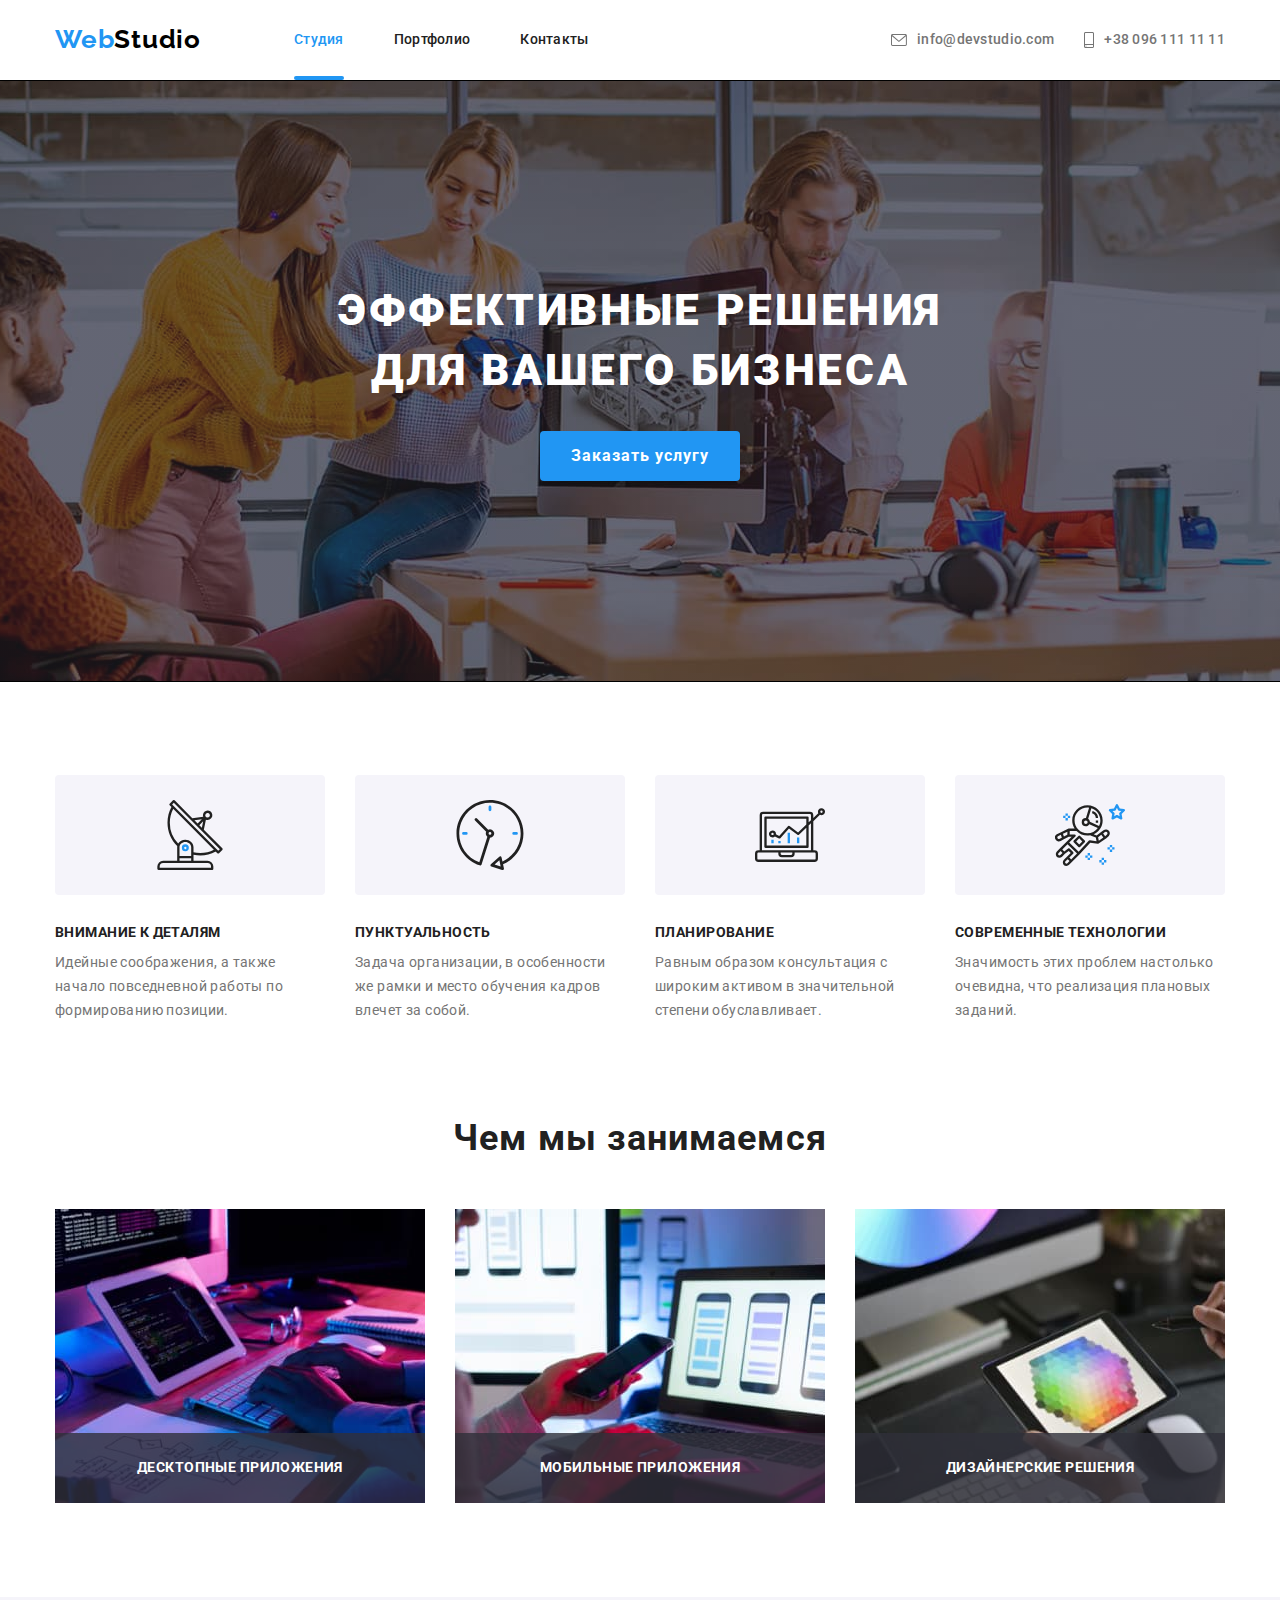
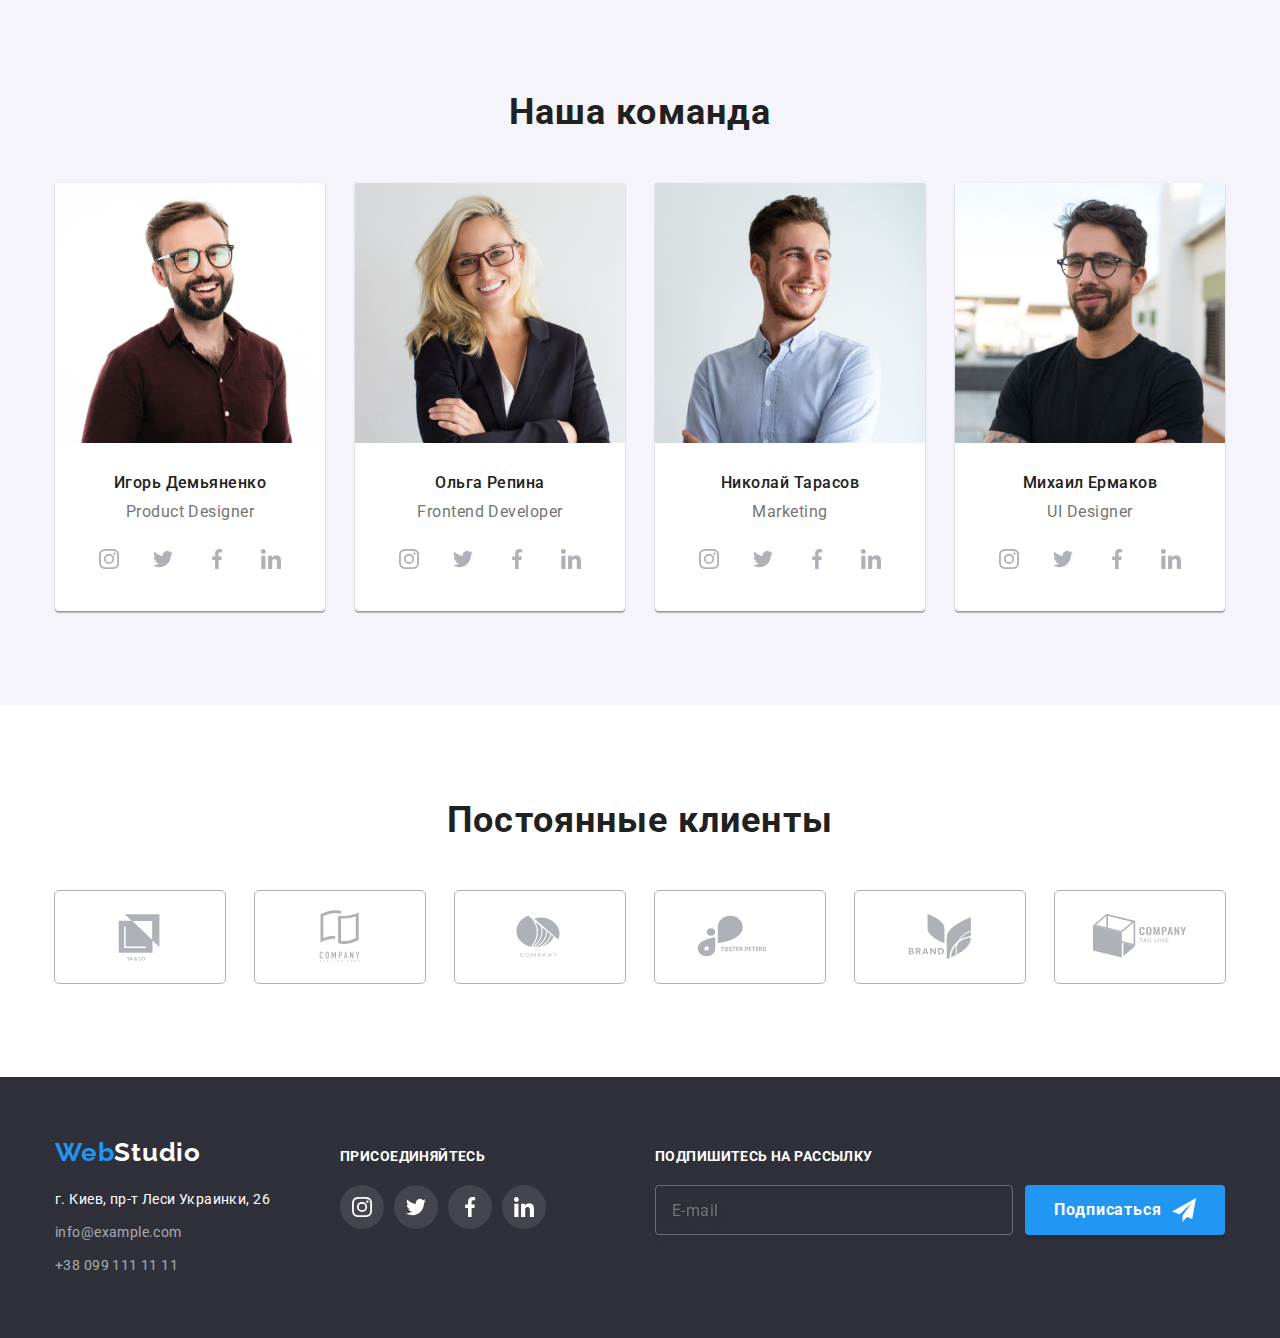
<file: index.html>
<!DOCTYPE html>
<html lang="en">

<head>
    <meta charset="UTF-8">
    <meta http-equiv="X-UA-Compatible" content="IE=edge">
    <meta name="viewport" content="width=device-width, initial-scale=1.0">
    <link rel="preconnect" href="https://fonts.googleapis.com">
    <link rel="preconnect" href="https://fonts.gstatic.com" crossorigin>
    <link href="https://fonts.googleapis.com/css2?family=Oleo+Script&family=Raleway:wght@700&family=Roboto:wght@400;500;700;900&display=swap" rel="stylesheet">
    <title>Document</title>
    <link rel="stylesheet" href="https://cdnjs.cloudflare.com/ajax/libs/modern-normalize/1.1.0/modern-normalize.min.css" />
    <link rel="stylesheet" href="./css/main.min.css"/>
</head>

<body>
    <!--Шапка сайта-->
    <header class="header">
        <div class="container top">
            <a href="" class="logo link">
                Web<span class="logo__black">Studio</span>
            </a>
            <nav>                
                <ul class="nav">
                    <li class="nav__item"><a href="./index.html" class="nav__link link current">Студия</a></li>
                    <li class="nav__item"><a href="./portfolio.html" class="nav__link link">Портфолио</a></li>
                    <li class="nav__item"><a href="" class="nav__link link">Контакты</a></li>
                </ul>
            
            </nav>
            <ul class="contacts">
                <li class="contacts__item"><a href="mailto:info@devstudio.com" class="contacts__link link">
                    <svg class="envelope icon" width="16" height="12"><use href="./images/icons.svg#envelope"></use>
                    </svg> info@devstudio.com</a></li>
                <li class="contacts__item"><a href="tel:+380961111111" class="contacts__link link">
                    <svg class="tel icon" width="10" height="16"><use href="./images/icons.svg#smartphone"></use>
                    </svg> +38 096 111 11 11</a></li>
            </ul>
            <button type="button" class="menu-open-btn" >
                <svg width="40" height="40" class="menu-open-btn__icon">
                    <use href="./images/icons.svg#menu"></use>
                </svg>
            </button>            
        </div>
        <div class="menu is-hidden">
            <div class="container">
                <button type="button" class="menu-close-btn">
                    <svg width="40" height="40">
                        <use href="./images/icons.svg#close"></use>
                    </svg>
                </button>
                <nav>
                    <ul class="menu-nav">
                        <li class="menu-nav__item"><a href="./index.html" class="menu-nav__link link current">Студия</a></li>
                        <li class="menu-nav__item"><a href="./portfolio.html" class="menu-nav__link link">Портфолио</a></li>
                        <li class="menu-nav__item"><a href="" class="menu-nav__link link">Контакты</a></li>
                    </ul>        
                </nav>
                <ul class="menu-contacts">
                    <li class="menu-contacts__item"><a href="tel:+380961111111" class="menu-tel__link link">+38 096 111 11 11</a>
                    <li class="menu-contacts__item"><a href="mailto:info@devstudio.com" class="menu-mail__link link">info@devstudio.com</a></li>                    
                </ul>
                <ul class="menu-social">
                    <li class="menu-social__item"><a href="" class="menu-social__link">Instagram</a></li>
                    <li class="menu-social__item"><a href="" class="menu-social__link">Twitter</a></li>
                    <li class="menu-social__item"><a href="" class="menu-social__link">Facebook</a></li>
                    <li class="menu-social__item"><a href="" class="menu-social__link">LinkedIn</a></li>
                </ul>
            </div>        
        </div>
    </header>
    <main>
        <!-- Герой-->
        <section class="hero">
            <div class="hero__container">
                <h1 lang="ru" class="hero__title">Эффективные решения для вашего бизнеса</h1>
                <button type="button" lang="ru" class="hero__btn btn" data-modal-open>Заказать услугу</button>
            </div>            
        </section>

        <!--Особенности-->

        <section class="about"> 
            <div class="container">
                <ul class="peculiarities">
                    <li class="peculiarities__item">
                        <div class="peculiarities__icon">
                            <svg width="70" height="70">
                                <use href="./images/icons.svg#antenna"></use>
                            </svg>
                        </div>
                        <h3 class="peculiarities__title">Внимание к деталям</h3>
                        <p class="peculiarities__text">Идейные соображения, а также начало повседневной работы по формированию
                            позиции.</p>
                    </li>
                    <li class="peculiarities__item">
                        <div class="peculiarities__icon">
                            <svg width="70" height="70">
                                <use href="./images/icons.svg#clock"></use>
                            </svg>
                        </div>
                        <h3 class="peculiarities__title">Пунктуальность</h3>
                        <p class="peculiarities__text">Задача организации, в особенности же рамки и место обучения кадров влечет за
                            собой.</p>
                    </li>
                    <li class="peculiarities__item">
                        <div class="peculiarities__icon">
                            <svg width="70" height="70">
                                <use href="./images/icons.svg#diagram"></use>
                            </svg>
                        </div>
                        <h3 class="peculiarities__title">Планирование</h3>
                        <p class="peculiarities__text">Равным образом консультация с широким активом в значительной степени
                            обуславливает.</p>
                    </li>
                    <li class="peculiarities__item">
                        <div class="peculiarities__icon">
                            <svg width="70" height="70">
                                <use href="./images/icons.svg#astronaut"></use>
                            </svg>
                        </div>
                        <h3 class="peculiarities__title">Современные технологии</h3>
                        <p class="peculiarities__text">Значимость этих проблем настолько очевидна, что реализация плановых заданий.
                        </p>
                    </li>
                </ul>
            </div>            
        </section>

        <!--Занятия-->
        <section class="pictures">
            <div class="container">
                <h2 class="pictures__title">Чем мы занимаемся</h2>
                <ul class="pictures__list">
                    <li class="img">
                        <img srcset="./images/img1.jpg 1x, 
                        ./images/img1-2x.jpg 2x" 
                        src="images/img1.jpg" alt="монитор клавиатура" width="370">
                        <div class="pictures__box">
                            <p class="pictures__caption">Десктопные приложения</p>
                        </div>
                    </li>
                    <li class="img">
                        <img srcset="./images/img2.jpg 1x, 
                        ./images/img2-2x.jpg 2x" 
                        src="images/img2.jpg" alt="экран телефон" width="370">
                        <div class="pictures__box">
                            <p class="pictures__caption">Мобильные приложения</p>
                        </div>
                    </li>
                    <li class="img">
                        <img srcset="./images/img3.jpg 1x, 
                        ./images/img3-2x.jpg 2x" 
                        src="images/img3.jpg" alt="планшет диаграмма цветов" width="370">
                        <div class="pictures__box">
                            <p class="pictures__caption">Дизайнерские решения</p>
                        </div>
                    </li>
                </ul>
            </div>            
        </section> 

        <!--Команда-->

        <section class="team">
            <div class="container">
                <h2 class="team__title">Наша команда</h2>
                <ul class="team__list">
                    <li class="card"> 
                        <picture>
                            <source srcset="./images/team/photo1.jpg 1x, 
                            ./images/team/photo1-2x.jpg 2x"
                            media="(min-width: 1200px)"
                            />

                            <source srcset="./images/team/photo1-tab.jpg 1x,
                            ./images/team/photo1-tab2x.jpg 2x" 
                            media="(min-width: 768px)"
                            />

                            <source srcset="./images/team/photo1-mob.jpg 1x,
                            ./images/team/photo1-mob2x.jpg 2x" 
                            media="(min-width: 320px)"
                            />

                            <img src="images/team/photo1.jpg" alt="фото1" width="450">
                        </picture>                       
                        
                        <div class="card__box">
                            <h3 lang="ru" class="card__name">Игорь Демьяненко</h3>
                            <p lang="en" class="card__text">Product Designer</p>
                            <ul class="social list">
                                <li class="social__item">
                                    <a href="https://www.instagram.com" target="_blank" rel="noopener noreferrer" class="social__link">
                                        <svg width="20" height="20" class="social__icon">
                                            <use href="./images/icons.svg#instagram"></use>
                                        </svg>
                                    </a>
                                </li>
                                <li class="social__item">
                                    <a href="https://twitter.com" target="_blank" rel="noopener noreferrer" class="social__link">
                                        <svg width="20" height="20" class="social__icon">
                                            <use href="./images/icons.svg#twitter"></use>
                                        </svg>
                                    </a>
                                </li>
                                <li class="social__item">
                                    <a href="https://facebook.com" target="_blank" rel="noopener noreferrer" class="social__link">
                                        <svg width="20" height="20" class="social__icon">
                                            <use href="./images/icons.svg#facebook"></use>
                                        </svg>
                                    </a>
                                </li>
                                <li class="social__item">
                                    <a href="https://www.linkedin.com" target="_blank" rel="noopener noreferrer" class="social__link">
                                        <svg width="20" height="20" class="social__icon">
                                            <use href="./images/icons.svg#linkedin"></use>
                                        </svg>
                                    </a>
                                </li>
                            </ul>
                        </div>                                                
                    </li>
                    <li class="card">
                        <picture>
                            <source srcset="./images/team/photo2.jpg 1x,
                            ./images/team/photo2-2x.jpg 2x" 
                            media="(min-width: 1200px)">
                        
                            <source srcset="./images/team/photo2-tab.jpg 1x,
                            ./images/team/photo2-tab2x.jpg 2x" 
                            media="(min-width: 768px)">
                        
                            <source srcset="./images/team/photo2-mob.jpg 1x,
                            ./images/team/photo2-mob2x.jpg 2x" 
                            media="(min-width: 320px)">

                            <img src="images/team/photo2.jpg" alt="фото2" width="450">
                        </picture>
                        
                        <div class="card__box shadow">
                            <h3 lang="ru" class="card__name">Ольга Репина</h3>
                            <p lang="en" class="card__text">Frontend Developer</p>
                            <ul class="social list">
                                <li class="social__item">
                                    <a href="https://www.instagram.com" target="_blank" rel="noopener noreferrer" class="social__link">
                                        <svg width="20" height="20" class="social__icon">
                                            <use href="./images/icons.svg#instagram"></use>
                                        </svg>
                                    </a>
                                </li>
                                <li class="social__item">
                                    <a href="https://twitter.com" target="_blank" rel="noopener noreferrer" class="social__link">
                                        <svg width="20" height="20" class="social__icon">
                                            <use href="./images/icons.svg#twitter"></use>
                                        </svg>
                                    </a>
                                </li>
                                <li class="social__item">
                                    <a href="https://facebook.com" target="_blank" rel="noopener noreferrer" class="social__link">
                                        <svg width="20" height="20" class="social__icon">
                                            <use href="./images/icons.svg#facebook"></use>
                                        </svg>
                                    </a>
                                </li>
                                <li class="social__item">
                                    <a href="https://www.linkedin.com" target="_blank" rel="noopener noreferrer" class="social__link">
                                        <svg width="20" height="20" class="social__icon">
                                            <use href="./images/icons.svg#linkedin"></use>
                                        </svg>
                                    </a>
                                </li>
                            </ul>
                        </div>                        
                    </li>
                    <li class="card">
                        <picture>
                            <source srcset="./images/team/photo3.jpg 1x,
                            ./images/team/photo3-2x.jpg 2x" 
                            media="(min-width: 1200px)">
                        
                            <source srcset="./images/team/photo3-tab.jpg 1x,
                            ./images/team/photo3-tab2x.jpg 2x" 
                            media="(min-width: 768px)">
                        
                            <source srcset="./images/team/photo3-mob.jpg 1x,
                            ./images/team/photo3-mob2x.jpg 2x" 
                            media="(min-width: 320px)">
                            <img src="images/team/photo3.jpg" alt="фото3" width="450">
                        </picture>
                        
                        <div class="card__box">
                            <h3 lang="ru" class="card__name">Николай Тарасов</h3>
                            <p lang="en" class="card__text">Marketing</p>
                            <ul class="social list">
                                <li class="social__item">
                                    <a href="https://www.instagram.com" target="_blank" rel="noopener noreferrer" class="social__link">
                                        <svg width="20" height="20" class="social__icon">
                                            <use href="./images/icons.svg#instagram"></use>
                                        </svg>
                                    </a>
                                </li>
                                <li class="social__item">
                                    <a href="https://twitter.com" target="_blank" rel="noopener noreferrer" class="social__link">
                                        <svg width="20" height="20" class="social__icon">
                                            <use href="./images/icons.svg#twitter"></use>
                                        </svg>
                                    </a>
                                </li>
                                <li class="social__item">
                                    <a href="https://facebook.com" target="_blank" rel="noopener noreferrer" class="social__link">
                                        <svg width="20" height="20" class="social__icon">
                                            <use href="./images/icons.svg#facebook"></use>
                                        </svg>
                                    </a>
                                </li>
                                <li class="social__item">
                                    <a href="https://www.linkedin.com" target="_blank" rel="noopener noreferrer" class="social__link">
                                        <svg width="20" height="20" class="social__icon">
                                            <use href="./images/icons.svg#linkedin"></use>
                                        </svg>
                                    </a>
                                </li>
                            </ul>
                        </div>                        
                    </li>
                    <li class="card">
                        <picture>
                            <source srcset="./images/team/photo4.jpg 1x,
                            ./images/team/photo4-2x.jpg 2x" 
                            media="(min-width: 1200px)">
                        
                            <source srcset="./images/team/photo4-tab.jpg 1x,
                            ./images/team/photo4-tab2x.jpg 2x" 
                            media="(min-width: 768px)">
                        
                            <source srcset="./images/team/photo4-mob.jpg 1x,
                            ./images/team/photo4-mob2x.jpg 2x" 
                            media="(min-width: 320px)">
                            <img src="images/team/photo4.jpg" alt="фото4" width="450">
                        </picture>
                        
                        <div class="card__box">
                            <h3 lang="ru" class="card__name">Михаил Ермаков</h3>
                            <p lang="en" class="card__text">UI Designer</p>
                            <ul class="social list">
                                <li class="social__item">
                                    <a href="https://www.instagram.com" target="_blank" rel="noopener noreferrer" class="social__link">
                                        <svg width="20" height="20" class="social__icon">
                                            <use href="./images/icons.svg#instagram"></use>
                                        </svg>
                                    </a>
                                </li>
                                <li class="social__item">
                                    <a href="https://twitter.com" target="_blank" rel="noopener noreferrer" class="social__link">
                                        <svg width="20" height="20" class="social__icon">
                                            <use href="./images/icons.svg#twitter"></use>
                                        </svg>
                                    </a>
                                </li>
                                <li class="social__item">
                                    <a href="https://facebook.com" target="_blank" rel="noopener noreferrer" class="social__link">
                                        <svg width="20" height="20" class="social__icon">
                                            <use href="./images/icons.svg#facebook"></use>
                                        </svg>
                                    </a>
                                </li>
                                <li class="social__item">
                                    <a href="https://www.linkedin.com" target="_blank" rel="noopener noreferrer" class="social__link">
                                        <svg width="20" height="20" class="social__icon">
                                            <use href="./images/icons.svg#linkedin"></use>
                                        </svg>
                                    </a>
                                </li>
                            </ul>
                        </div>                        
                    </li>
                </ul>
            </div>            
        </section>
        <section class="clients">
            <div class="container client">
                <h2 class="client__title">Постоянные клиенты</h2>
                <ul class="client__list">
                    <li class="client__item">
                        <a href="" class="client__link">
                            <svg width="106" height="60" class="client__icon">
                                <use href="./images/icons.svg#company-1"></use>
                            </svg>
                        </a>
                    </li>
                    <li class="client__item">
                        <a href="" class="client__link">
                            <svg width="106" height="60" class="client__icon">
                                <use href="./images/icons.svg#company-2"></use>
                            </svg>
                        </a>
                    </li>
                    <li class="client__item">
                        <a href="" class="client__link">
                            <svg width="106" height="60" class="client__icon">
                                <use href="./images/icons.svg#company-3"></use>
                            </svg>
                        </a>
                    </li>
                    <li class="client__item">
                        <a href="" class="client__link">
                            <svg width="106" height="60" class="client__icon">
                                <use href="./images/icons.svg#company-4"></use>
                            </svg>
                        </a>
                    </li>
                    <li class="client__item">
                        <a href="" class="client__link">
                            <svg width="106" height="60" class="client__icon">
                                <use href="./images/icons.svg#company-5"></use>
                            </svg>
                        </a>
                    </li>
                    <li class="client__item">
                        <a href="" class="client__link">
                            <svg width="106" height="60" class="client__icon">
                                <use href="./images/icons.svg#company-6"></use>
                            </svg>
                        </a>
                    </li>
                </ul>
            </div>
        </section> 
    </main>
    <!--Футер-->
    <footer class="footer">
        <div class="footer__container container">
            <div class="footer__wrap">
                <div class="footer__box">
                    <a href="" class="logo link">
                        Web<span class="logo-white">Studio</span>
                    </a>
                    <address class="address">
                        <ul class="address__list">
                            <li class="address__item"><span>г. Киев, пр-т Леси Украинки, 26</span>
                            </li>
                            <li class="address__item"><a href="mailto:info@example.com" class="address__link link">info@example.com</a>
                            </li>
                            <li class="address__item"><a href="tel:+380991111111" class="address__link link">+38 099 111 11 11</a>
                            </li>
                        </ul>
                    </address>
                </div>
                <div class="footer__social">
                    <h3 class="social__title">присоединяйтесь</h3>
                    <ul class="social list">
                        <li class="social__item">
                            <a href="https://www.instagram.com" target="_blank" rel="noopener noreferrer" class="social__link">
                                <svg width="20" height="20" class="social__icon">
                                    <use href="./images/icons.svg#instagram"></use>
                                </svg>
                            </a>
                        </li>
                        <li class="social__item">
                            <a href="https://twitter.com" target="_blank" rel="noopener noreferrer" class="social__link">
                                <svg width="20" height="20" class="social__icon">
                                    <use href="./images/icons.svg#twitter"></use>
                                </svg>
                            </a>
                        </li>
                        <li class="social__item">
                            <a href="https://facebook.com" target="_blank" rel="noopener noreferrer" class="social__link">
                                <svg width="20" height="20" class="social__icon">
                                    <use href="./images/icons.svg#facebook"></use>
                                </svg>
                            </a>
                        </li>
                        <li class="social__item">
                            <a href="https://www.linkedin.com" target="_blank" rel="noopener noreferrer" class="social__link">
                                <svg width="20" height="20" class="social__icon">
                                    <use href="./images/icons.svg#linkedin"></use>
                                </svg>
                            </a>
                        </li>
                    </ul>
                </div>
            </div>
            
            <div class="subscribe">
                <h3 class="subscribe__title">Подпишитесь на рассылку</h3>
                <form name="subscribe" class="subscribe__form">
                    <label class="subscribe__label">
                        <input type="email" name="mail" id="mail" placeholder="E-mail" class="subscribe__input">
                    </label>
                    <button type="submit" class="subscribe__button btn">Подписаться
                        <svg width="24px" height="24px" class="subscribe__icon">
                            <use href="./images/icons.svg#send"></use>
                        </svg>
                    </button>
                </form>
            </div>
        </div>
    </footer>
    <!--Модальное окно--> 
    <div class="backdrop is-hidden" data-modal>
        <div class="modal">
            <button type="button" class="btn-closed" data-modal-close>
                <svg width="18" height="18">
                    <use href="./images/icons.svg#close"></use>
                </svg>
            </button>
            <form class="form">
                <h2 class="form-title">Оставьте свои данные, мы вам перезвоним</h2>
                <label class="form-label">
                    <span class="form-text">Имя</span>                    
                    <svg width="18" height="18px" class="form-icon">
                        <use href="./images/icons.svg#person-black"></use>
                    </svg>
                    <input type="text" name="name" class="form-input">
                </label>
                <label class="form-label">
                    <span class="form-text">Телефон</span>                    
                    <svg width="18" height="18px" class="form-icon">
                        <use href="./images/icons.svg#phone-black"></use>
                    </svg>
                    <input type="tel" name="tel" class="form-input">
                </label>
                <label class="form-label">
                    <span class="form-text">Почта</span>                    
                    <svg width="18" height="18px" class="form-icon">
                        <use href="./images/icons.svg#email-black"></use>
                    </svg>
                    <input type="email" name="mail" class="form-input">
                </label>
                <label class="form-label">
                    <span class="form-text">Комментарий</span>
                    <textarea name="comment" rows="5" placeholder="Введите текст" class="form-comment"></textarea>
                </label>
                <label class="consent-label">
                    <input type="checkbox" class="check-input" />
                    <span class="check-box"></span>                    
                    Соглашаюсь с рассылкой и принимаю&nbsp;
                    <a class="consent-link" href="">Условия договора</a>
                </label>
                <button type="submit" class="form-button btn">Отправить</button>
            </form>
        </div>
    </div>
    <script src="./js/modal.js"></script>
    <script src="./js/menu.js"></script>
</body>

</html>
</file>
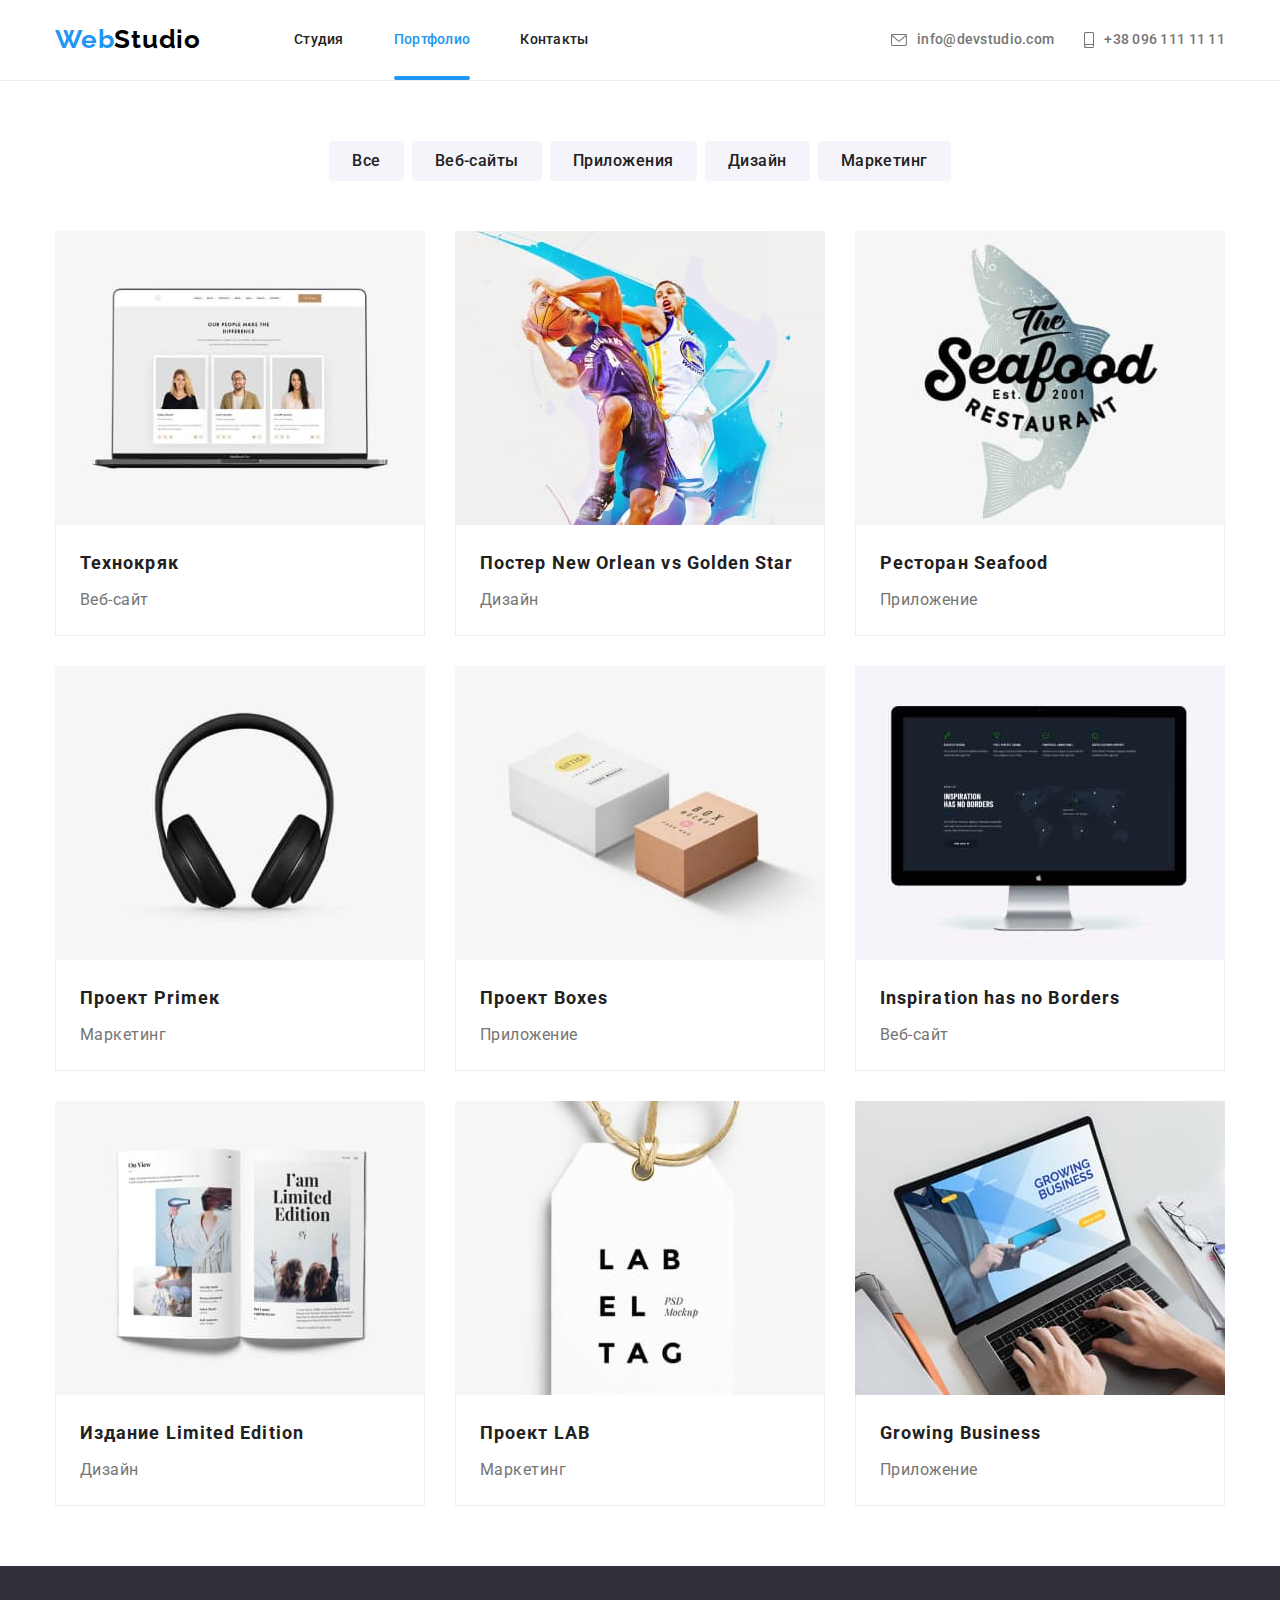
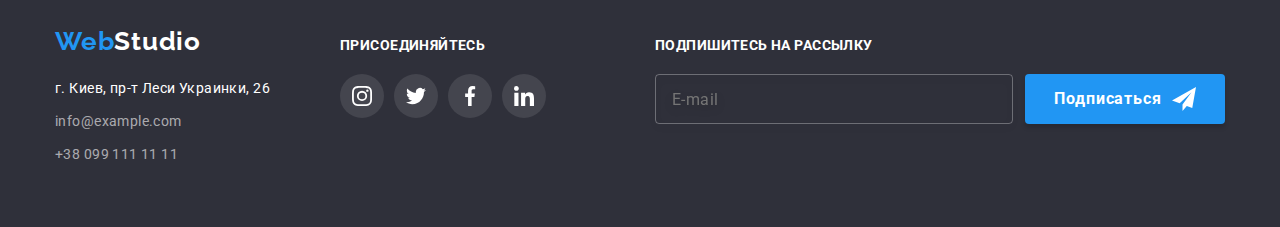
<file: portfolio.html>
<!DOCTYPE html>
<html lang="en">

<head>
    <meta charset="UTF-8">
    <meta http-equiv="X-UA-Compatible" content="IE=edge">
    <meta name="viewport" content="width=device-width, initial-scale=1.0">
    <link rel="preconnect" href="https://fonts.googleapis.com">
    <link rel="preconnect" href="https://fonts.gstatic.com" crossorigin>
    <link href="https://fonts.googleapis.com/css2?family=Oleo+Script&family=Raleway:wght@700&family=Roboto:wght@400;500;700;900&display=swap"
        rel="stylesheet">
    <title>Document</title>
    <link rel="stylesheet" href="https://cdnjs.cloudflare.com/ajax/libs/modern-normalize/1.1.0/modern-normalize.min.css" />
    <link rel="stylesheet" href="./css/main.min.css" />
</head>

<body>
    <!--Шапка сайта-->
    <header class="header">
        <div class="container top">
            <a href="" class="logo link">
                Web<span class="logo__black">Studio</span>
            </a>
            <nav>
                <ul class="nav">
                    <li class="nav__item"><a href="./index.html" class="nav__link link">Студия</a></li>
                    <li class="nav__item"><a href="./portfolio.html" class="nav__link link current">Портфолио</a></li>
                    <li class="nav__item"><a href="" class="nav__link link">Контакты</a></li>
                </ul>
    
            </nav>
            <ul class="contacts">
                <li class="contacts__item"><a href="mailto:info@devstudio.com" class="contacts__link link">
                        <svg class="envelope icon" width="16" height="12">
                            <use href="./images/icons.svg#envelope"></use>
                        </svg> info@devstudio.com</a></li>
                <li class="contacts__item"><a href="tel:+380961111111" class="contacts__link link">
                        <svg class="tel icon" width="10" height="16">
                            <use href="./images/icons.svg#smartphone"></use>
                        </svg> +38 096 111 11 11</a></li>
            </ul>
            <button type="button" class="menu-open-btn">
                <svg width="40" height="40" class="menu-open-btn__icon">
                    <use href="./images/icons.svg#menu"></use>
                </svg>
            </button>
        </div>
        <div class="menu is-hidden">
            <div class="container">
                <button type="button" class="menu-close-btn">
                    <svg width="40" height="40">
                        <use href="./images/icons.svg#close"></use>
                    </svg>
                </button>
                <nav>
                    <ul class="menu-nav">
                        <li class="menu-nav__item"><a href="./index.html" class="menu-nav__link link ">Студия</a></li>
                        <li class="menu-nav__item"><a href="./portfolio.html" class="menu-nav__link link current">Портфолио</a></li>
                        <li class="menu-nav__item"><a href="" class="menu-nav__link link">Контакты</a></li>
                    </ul>
                </nav>
                <ul class="menu-contacts">
                    <li class="menu-contacts__item"><a href="tel:+380961111111" class="menu-tel__link link">+38 096 111 11 11</a>
                    <li class="menu-contacts__item"><a href="mailto:info@devstudio.com" class="menu-mail__link link">info@devstudio.com</a></li>                    
                </ul>
                <ul class="menu-social">
                    <li class="menu-social__item"><a href="" class="menu-social__link">Instagram</a></li>
                    <li class="menu-social__item"><a href="" class="menu-social__link">Twitter</a></li>
                    <li class="menu-social__item"><a href="" class="menu-social__link">Facebook</a></li>
                    <li class="menu-social__item"><a href="" class="menu-social__link">LinkedIn</a></li>
                </ul>
            </div>
        </div>
    </header>
    <main>
        <section class="portfolio">
            <div class="container">
                <ul class="filters">
                    <li class="filters-item"><button type="button" lang="ru" class="filters-btn">Все</button></li>
                    <li class="filters-item"><button type="button" lang="ru" class="filters-btn">Веб-сайты</button></li>
                    <li class="filters-item"><button type="button" lang="ru" class="filters-btn">Приложения</button></li>
                    <li class="filters-item"><button type="button" lang="ru" class="filters-btn">Дизайн</button></li>
                    <li class="filters-item"><button type="button" lang="ru" class="filters-btn">Маркетинг</button></li>
                </ul>
                
                <ul class="projects">
                    <li class="projects-item">
                        <a href="" class="decoration link">
                            <div class="projects-thumb">
                                <picture>
                                    <source srcset="./images/project/project1.jpg 1x, 
                                    ./images/project/project1-2x.jpg 2x" 
                                    media="(min-width: 1200px)">

                                    <source srcset="./images/project/project1-tab.jpg 1x, 
                                    ./images/project/project1-tab2x.jpg 2x" media="(min-width: 768px)">
                                                                    
                                    <source srcset="./images/project/project1-mob.jpg 1x, 
                                    ./images/project/project1-mob2x.jpg 2x" 
                                    media="(min-width: 320px)">
                                    <img src="images/project/project1.jpg" alt="фото3" width="370">
                                </picture>
                                <div class="overlay">
                                    <p class="pre-text">
                                        Ресурс предлагает комплексные предложения с разным уровнем функционала и
                                        сервисов.
                                        Все это позволит посетителю
                                        получить
                                        исчерпывающие сведения о компании или частном лице.
                                    </p>
                                </div>
                            </div>                            
                            <div class="text">
                                <h3 class="projects-title">Технокряк</h3>
                                <p lang="ru" class="projects-text">Веб-сайт</p>
                            </div>
                        </a>                        
                    </li>
                    <li class="projects-item">
                        <a href="" class="decoration link">
                            <div class="projects-thumb">
                                <picture>
                                    <source srcset="./images/project/project2.jpg 1x, 
                                    ./images/project/project2-2x.jpg 2x" 
                                    media="(min-width: 1200px)">
                                                                
                                    <source srcset="./images/project/project2-tab.jpg 1x, 
                                    ./images/project/project2-tab2x.jpg 2x" 
                                    media="(min-width: 768px)">

                                    <source srcset="./images/project/project2-mob.jpg 1x, 
                                    ./images/project/project2-mob2x.jpg 2x" media="(min-width: 320px)">
                                    <img src="images/project/project2.jpg" alt="фото3" width="370">
                                </picture>
                                <div class="overlay">
                                    <p class="pre-text">
                                        Ресурс предлагает комплексные предложения с разным уровнем функционала и
                                        сервисов.
                                        Все это позволит посетителю
                                        получить
                                        исчерпывающие сведения о компании или частном лице.
                                    </p>
                                </div>
                            </div>
                            <div class="text">
                                <h3 class="projects-title">Постер New Orlean vs Golden Star</h3>
                                <p lang="ru" class="projects-text">Дизайн</p>
                            </div>
                        </a>                       
                    </li>
                    <li class="projects-item">
                        <a href="" class="decoration link">
                            <div class="projects-thumb">
                                <picture>
                                    <source srcset="./images/project/project3.jpg 1x, 
                                    ./images/project/project3-2x.jpg 2x" 
                                    media="(min-width: 1200px)">
                                
                                    <source srcset="./images/project/project3-tab.jpg 1x, 
                                    ./images/project/project3-tab2x.jpg 2x" 
                                    media="(min-width: 768px)">

                                    <source srcset="./images/project/project3-mob.jpg 1x, 
                                    ./images/project/project3-mob2x.jpg 2x" media="(min-width: 320px)">
                                    <img src="images/project/project3.jpg" alt="фото3" width="370">
                                </picture>
                                <div class="overlay">
                                    <p class="pre-text">
                                        Ресурс предлагает комплексные предложения с разным уровнем функционала и
                                        сервисов.
                                        Все это позволит посетителю
                                        получить
                                        исчерпывающие сведения о компании или частном лице.
                                    </p>
                                </div>
                            </div>
                            <div class="text">
                                <h3 class="projects-title">Ресторан Seafood</h3>
                                <p lang="ru" class="projects-text">Приложение</p>
                            </div>
                        </a>                        
                    </li>
                    <li class="projects-item">
                        <a href="" class="decoration link">
                            <div class="projects-thumb">
                                <picture>
                                    <source srcset="./images/project/project4.jpg 1x, 
                                    ./images/project/project4-2x.jpg 2x" 
                                    media="(min-width: 1200px)">
                                                                
                                    <source srcset="./images/project/project4-tab.jpg 1x, 
                                    ./images/project/project4-tab2x.jpg 2x" 
                                    media="(min-width: 768px)">

                                    <source srcset="./images/project/project4-mob.jpg 1x, 
                                    ./images/project/project4-mob2x.jpg 2x" media="(min-width: 320px)">
                                    <img src="images/project/project4.jpg" alt="фото3" width="370">
                                </picture>
                                <div class="overlay">
                                    <p class="pre-text">
                                        Ресурс предлагает комплексные предложения с разным уровнем функционала и
                                        сервисов.
                                        Все это позволит посетителю
                                        получить
                                        исчерпывающие сведения о компании или частном лице.
                                    </p>
                                </div>
                            </div>
                            <div class="text">
                                <h3 class="projects-title">Проект Primeк</h3>
                                <p lang="ru" class="projects-text">Маркетинг</p>
                            </div>
                        </a>                        
                    </li>
                    <li class="projects-item">
                        <a href="" class="decoration link">
                            <div class="projects-thumb">
                                <picture>
                                    <source srcset="./images/project/project5.jpg 1x, 
                                    ./images/project/project5-2x.jpg 2x" 
                                    media="(min-width: 1200px)">
                                                                
                                    <source srcset="./images/project/project5-tab.jpg 1x, 
                                    ./images/project/project5-tab2x.jpg 2x" 
                                    media="(min-width: 768px)">

                                    <source srcset="./images/project/project5-mob.jpg 1x, 
                                    ./images/project/project5-mob2x.jpg 2x" media="(min-width: 320px)">
                                    <img src="images/project/project5.jpg" alt="фото3" width="370">
                                </picture>
                                <div class="overlay">
                                    <p class="pre-text">
                                        Ресурс предлагает комплексные предложения с разным уровнем функционала и
                                        сервисов.
                                        Все это позволит посетителю
                                        получить
                                        исчерпывающие сведения о компании или частном лице.
                                    </p>
                                </div>
                            </div>
                            <div class="text">
                                <h3 class="projects-title">Проект Boxes</h3>
                                <p lang="ru" class="projects-text">Приложение</p>
                            </div>
                        </a>                        
                    </li>
                    <li class="projects-item">
                        <a href="" class="decoration link">
                            <div class="projects-thumb">
                                <picture>
                                    <source srcset="./images/project/project6.jpg 1x, 
                                    ./images/project/project6-2x.jpg 2x" 
                                    media="(min-width: 1200px)">
                                                                
                                    <source srcset="./images/project/project6-tab.jpg 1x, 
                                    ./images/project/project6-tab2x.jpg 2x" 
                                    media="(min-width: 768px)">

                                    <source srcset="./images/project/project6-mob.jpg 1x, 
                                    ./images/project/project6-mob2x.jpg 2x" media="(min-width: 320px)">
                                    <img src="images/project/project6.jpg" alt="фото3" width="370">
                                </picture>
                                <div class="overlay">
                                    <p class="pre-text">
                                        Ресурс предлагает комплексные предложения с разным уровнем функционала и
                                        сервисов.
                                        Все это позволит посетителю
                                        получить
                                        исчерпывающие сведения о компании или частном лице.
                                    </p>
                                </div>
                            </div>
                            <div class="text">
                                <h3 class="projects-title">Inspiration has no Borders</h3>
                                <p lang="ru" class="projects-text">Веб-сайт</p>
                            </div>
                        </a>                        
                    </li>
                    <li class="projects-item">
                        <a href="" class="decoration link">
                            <div class="projects-thumb">
                                <picture>
                                    <source srcset="./images/project/project7.jpg 1x, 
                                    ./images/project/project7-2x.jpg 2x" 
                                    media="(min-width: 1200px)">
                                                                
                                    <source srcset="./images/project/project7-tab.jpg 1x, 
                                    ./images/project/project7-tab2x.jpg 2x" 
                                    media="(min-width: 768px)">

                                    <source srcset="./images/project/project7-mob.jpg 1x, 
                                    ./images/project/project7-mob2x.jpg 2x" media="(min-width: 320px)">
                                    <img src="images/project/project7.jpg" alt="фото3" width="370">
                                </picture>
                                <div class="overlay">
                                    <p class="pre-text">
                                        Ресурс предлагает комплексные предложения с разным уровнем функционала и
                                        сервисов.
                                        Все это позволит посетителю
                                        получить
                                        исчерпывающие сведения о компании или частном лице.
                                    </p>
                                </div>
                            </div>
                            <div class="text">
                                <h3 class="projects-title">Издание Limited Edition</h3>
                                <p lang="ru" class="projects-text">Дизайн</p>
                            </div>
                        </a>                        
                    </li>
                    <li class="projects-item">
                        <a href="" class="decoration link">
                            <div class="projects-thumb">
                                <picture>
                                    <source srcset="./images/project/project8.jpg 1x, 
                                    ./images/project/project8-2x.jpg 2x" 
                                    media="(min-width: 1200px)">
                                                              
                                    <source srcset="./images/project/project8-tab.jpg 1x, 
                                    ./images/project/project8-tab2x.jpg 2x" 
                                    media="(min-width: 768px)">

                                    <source srcset="./images/project/project8-mob.jpg 1x, 
                                    ./images/project/project8-mob2x.jpg 2x" media="(min-width: 320px)">
                                    <img src="images/project/project8.jpg" alt="фото3" width="370">
                                </picture>
                                <div class="overlay">
                                    <p class="pre-text">
                                        Ресурс предлагает комплексные предложения с разным уровнем функционала и
                                        сервисов.
                                        Все это позволит посетителю
                                        получить
                                        исчерпывающие сведения о компании или частном лице.
                                    </p>
                                </div>
                            </div>
                            <div class="text">
                                <h3 class="projects-title">Проект LAB</h3>
                                <p lang="ru" class="projects-text">Маркетинг</p>
                            </div>
                        </a>                       
                    </li>
                    <li class="projects-item">
                        <a href="" class="decoration link">
                            <div class="projects-thumb">
                                <picture>
                                    <source srcset="./images/project/project9.jpg 1x, 
                                    ./images/project/project9-2x.jpg 2x" 
                                    media="(min-width: 1200px)">                                
                                
                                    <source srcset="./images/project/project9-tab.jpg 1x, 
                                    ./images/project/project9-tab2x.jpg 2x" 
                                    media="(min-width: 768px)">

                                    <source srcset="./images/project/project9-mob.jpg 1x, 
                                    ./images/project/project9-mob2x.jpg 2x" media="(min-width: 320px)">
                                    <img src="images/project/project9.jpg" alt="фото3" width="370">
                                </picture>
                                <div class="overlay">
                                    <p class="pre-text">
                                        Ресурс предлагает комплексные предложения с разным уровнем функционала и
                                        сервисов.
                                        Все это позволит посетителю
                                        получить
                                        исчерпывающие сведения о компании или частном лице.
                                    </p>
                                </div>
                            </div>
                            <div class="text">
                                <h3 class="projects-title">Growing Business</h3>
                                <p lang="ru" class="projects-text">Приложение</p>
                            </div>
                        </a>                        
                    </li>
                </ul>
            </div>
            
        </section>
       

    </main>
    <!--Футер-->
    <footer class="footer">
        <div class="footer__container container">
            <div class="footer__wrap">
                <div class="footer__box">
                    <a href="" class="logo link">
                        Web<span class="logo-white">Studio</span>
                    </a>
                    <address class="address">
                        <ul class="address__list">
                            <li class="address__item"><span>г. Киев, пр-т Леси Украинки, 26</span>
                            </li>
                            <li class="address__item"><a href="mailto:info@example.com"
                                    class="address__link link">info@example.com</a>
                            </li>
                            <li class="address__item"><a href="tel:+380991111111" class="address__link link">+38 099 111 11
                                    11</a>
                            </li>
                        </ul>
                    </address>
                </div>
                <div class="footer__social">
                    <h3 class="social__title">присоединяйтесь</h3>
                    <ul class="social list">
                        <li class="social__item">
                            <a href="https://www.instagram.com" target="_blank" rel="noopener noreferrer"
                                class="social__link">
                                <svg width="20" height="20" class="social__icon">
                                    <use href="./images/icons.svg#instagram"></use>
                                </svg>
                            </a>
                        </li>
                        <li class="social__item">
                            <a href="https://twitter.com" target="_blank" rel="noopener noreferrer" class="social__link">
                                <svg width="20" height="20" class="social__icon">
                                    <use href="./images/icons.svg#twitter"></use>
                                </svg>
                            </a>
                        </li>
                        <li class="social__item">
                            <a href="https://facebook.com" target="_blank" rel="noopener noreferrer" class="social__link">
                                <svg width="20" height="20" class="social__icon">
                                    <use href="./images/icons.svg#facebook"></use>
                                </svg>
                            </a>
                        </li>
                        <li class="social__item">
                            <a href="https://www.linkedin.com" target="_blank" rel="noopener noreferrer"
                                class="social__link">
                                <svg width="20" height="20" class="social__icon">
                                    <use href="./images/icons.svg#linkedin"></use>
                                </svg>
                            </a>
                        </li>
                    </ul>
                </div>
            </div>
    
            <div class="subscribe">
                <h3 class="subscribe__title">Подпишитесь на рассылку</h3>
                <form name="subscribe" class="subscribe__form">
                    <label class="subscribe__label">
                        <input type="email" name="mail" id="mail" placeholder="E-mail" class="subscribe__input">
                    </label>
                    <button type="submit" class="subscribe__button btn">Подписаться
                        <svg width="24px" height="24px" class="subscribe__icon">
                            <use href="./images/icons.svg#send"></use>
                        </svg>
                    </button>
                </form>
            </div>
        </div>
    </footer>
    <script src="./js/menu.js"></script>
</body>

</html>
</file>
<file: css/main.min.css>
p,h1,h2,h3{margin:0}ul{margin:0;padding-left:0}button{cursor:pointer}ul{list-style:none}.link{text-decoration:none}img{display:block;max-width:100%;height:auto;width:100%}:root{--header-color: #ffffff;--logo-color: #000000;--background-color: #E5E5E5;--second-background-color: #2F303A;--thirt-background-color: #F5F4FA;--text-color: #757575;--second-text-color: #212121;--main-font: "open sans", sans-serif;--accent-color: #2196F3;--icon-color: #afb1b8;--footer-text: rgba(255, 255, 255, 0.6);--transition-animation: 250ms cubic-bezier(0.4, 0, 0.2, 1);--button-hover-color: #188ce8}body{font-family:"Raleway",sans-serif;font-family:"Roboto",sans-serif}.visually-hidden{position:absolute;white-space:nowrap;width:1px;height:1px;overflow:hidden;border:0;padding:0;clip:rect(0 0 0 0);clip-path:inset(50%);margin:-1px}.container{width:100%;padding-left:15px;padding-right:15px;margin:0 auto}@media screen and (min-width: 480px){.container{max-width:480px}}@media screen and (min-width: 768px){.container{max-width:768px}}@media screen and (min-width: 1200px){.container{max-width:1200px}}.pictures__title,.team__title,.client__title{margin-bottom:30px;font-weight:700;line-height:1.18;font-size:28px;letter-spacing:.03em;color:var(--second-text-color);text-align:center}@media screen and (min-width: 1200px){.pictures__title,.team__title,.client__title{line-height:1.17;font-size:36px;margin-bottom:50px}}.btn{min-width:200px;height:50px;align-items:center;font-weight:700;font-size:16px;line-height:1.88;letter-spacing:.06em;text-align:center;background-color:var(--accent-color);color:var(--header-color);box-shadow:0px 4px 4px rgba(0,0,0,.15);border-radius:4px;border:none}.logo{font-weight:700;line-height:1.17;font-size:24px;letter-spacing:.03em;font-family:"Raleway";color:var(--accent-color)}.logo .logo__black{color:var(--logo-color)}.logo-white{color:var(--header-color)}@media screen and (min-width: 1200px){.logo{font-weight:700;line-height:1.19;font-size:26px;letter-spacing:.03em}}.header{border-bottom:1px solid #ececec}.menu-open-btn{margin-left:auto;border:none;background-color:rgba(0,0,0,0);transition:color var(--transition-animation)}.menu-open-btn:hover,.menu-open-btn :focus{color:var(--accent-color)}.menu-open-btn__icon{fill:currentColor}@media screen and (min-width: 768px){.menu-open-btn{display:none}}.top{display:flex;margin-top:0;align-items:center}.top .logo{display:block;padding-top:24px;padding-bottom:25px}.nav{display:none}@media screen and (min-width: 768px){.nav{display:flex;margin-left:88px}.nav .link.current{color:var(--accent-color);position:relative}.nav .link.current::after{content:"";position:absolute;left:0;bottom:0;display:block;width:100%;height:4px;background-color:var(--accent-color);border-radius:2px}}@media screen and (min-width: 1200px){.nav{margin-left:93px}}.nav__item+.nav__item{margin-left:50px}.nav__link{display:block;padding-top:32px;padding-bottom:32px;font-weight:500;line-height:1.14;font-size:14px;letter-spacing:.02em;color:var(--second-text-color);transition:color var(--transition-animation)}.nav__link:hover,.nav__link:focus{color:var(--accent-color)}.contacts{display:none;flex-direction:column-reverse;margin-left:auto}@media screen and (min-width: 768px){.contacts{display:block;flex-direction:column}}@media screen and (min-width: 1200px){.contacts{display:flex;flex-direction:row}}.contacts__item:not(:last-child){margin-bottom:10px}@media screen and (min-width: 1200px){.contacts__item:not(:last-child){margin-bottom:0;margin-right:30px}}.contacts__link{display:flex;font-weight:500;line-height:1.17;font-size:12px;letter-spacing:.02em;color:var(--text-color);transition:color var(--transition-animation)}.contacts__link:hover,.contacts__link:focus{color:var(--accent-color)}@media screen and (min-width: 1200px){.contacts__link{line-height:1.14;font-size:14px}}.contacts .icon{margin-right:10px;fill:currentColor;align-self:center}.hero{height:400px;margin-left:auto;margin-right:auto;outline:1px solid var(--logo-color);background-repeat:no-repeat;background-position:center;background-size:cover;padding:118px 0;background-color:var(--second-background-color);background-image:linear-gradient(rgba(47, 48, 58, 0.4), rgba(47, 48, 58, 0.4)),url(../images/hero/hero-mobile.jpg)}@media(min-device-pixel-ratio: 2),(min-resolution: 192dpi),(min-resolution: 2dppx){.hero{background-image:linear-gradient(rgba(25, 28, 38, 0.2), rgba(25, 28, 38, 0.2)),url(../images/hero/hero-mobile2x.jpg)}}@media screen and (min-width: 768px){.hero{background-image:linear-gradient(rgba(47, 48, 58, 0.4), rgba(47, 48, 58, 0.4)),url(../images/hero/hero-tablet.jpg)}}@media screen and (min-width: 768px)and (min-device-pixel-ratio: 2),screen and (min-width: 768px)and (min-resolution: 192dpi),screen and (min-width: 768px)and (min-resolution: 2dppx){.hero{background-image:linear-gradient(rgba(25, 28, 38, 0.2), rgba(25, 28, 38, 0.2)),url(../images/hero/hero-tablet2x.jpg)}}@media screen and (min-width: 1200px){.hero{padding:200px 0;height:600px;background-image:linear-gradient(rgba(47, 48, 58, 0.4), rgba(47, 48, 58, 0.4)),url(../images/hero/hero.jpg)}}@media screen and (min-width: 1200px)and (min-device-pixel-ratio: 2),screen and (min-width: 1200px)and (min-resolution: 192dpi),screen and (min-width: 1200px)and (min-resolution: 2dppx){.hero{background-image:linear-gradient(rgba(25, 28, 38, 0.2), rgba(25, 28, 38, 0.2)),url(../images/hero/hero2x.jpg)}}.hero__title{margin:0 auto 30px auto;max-width:320px;align-items:center;font-weight:900;line-height:1.62;font-size:20px;letter-spacing:.06em;color:var(--header-color);text-transform:uppercase;text-align:center}@media screen and (min-width: 480px){.hero__title{font-size:26px;max-width:360px}}@media screen and (min-width: 1200px){.hero__title{line-height:1.36;font-size:44px;max-width:696px}}.hero__btn{margin:0 auto;display:block;border-radius:4px;border:1px solid rgba(0,0,0,0);transition:background-color var(--transition-animation)}.hero__btn:hover,.hero__btn:focus{background-color:var(--button-hover-color)}.about{padding-top:60px;padding-bottom:60px}@media screen and (min-width: 1200px){.about{padding-top:94px;padding-bottom:0}}.peculiarities{display:flex;flex-wrap:wrap;gap:30px}.peculiarities__item{width:100%}@media screen and (min-width: 768px){.peculiarities__item{width:calc((100% - 30px)/2)}}@media screen and (min-width: 1200px){.peculiarities__item{width:calc((100% - 90px)/4)}}.peculiarities__title{margin-bottom:10px;text-align:center;font-weight:700;line-height:1.14;font-size:14px;letter-spacing:.03em;color:var(--second-text-color);text-transform:uppercase}@media screen and (min-width: 768px){.peculiarities__title{text-align:left}}.peculiarities__text{font-weight:400;line-height:1.71;font-size:14px;letter-spacing:.03em;color:var(--text-color)}.peculiarities__icon{display:flex;height:120px;margin-bottom:30px;justify-content:center;align-items:center;background-color:var(--thirt-background-color);border-radius:4px}.pictures{display:none;padding-top:94px;padding-bottom:94px}@media screen and (min-width: 1200px){.pictures{display:block}}.pictures__box{position:absolute;bottom:0;left:0;width:100%;background-color:rgba(47,48,58,.8)}.pictures__list{display:flex}.pictures__caption{padding:27px 0;margin-left:auto;margin-right:auto;font-weight:700;line-height:1.14;font-size:14px;letter-spacing:.03em;text-align:center;text-transform:uppercase;color:var(--header-color)}.img{position:relative}.img img{display:block}.pictures__list .img+.img{margin-left:30px}.team{padding-top:60px;padding-bottom:60px;background-color:var(--thirt-background-color)}@media screen and (min-width: 1200px){.team{padding-top:94px;padding-bottom:94px}}.team__list{display:flex;flex-wrap:wrap;gap:30px}.card{width:100%;text-align:center;background-color:var(--header-color);box-shadow:0px 1px 3px rgba(0,0,0,.12),0px 1px 1px rgba(0,0,0,.14),0px 2px 1px rgba(0,0,0,.2);border-radius:0px 0px 4px 4px}@media screen and (min-width: 768px){.card{width:calc((100% - 30px)/2)}}@media screen and (min-width: 1200px){.card{width:calc((100% - 90px)/4)}}.card__box{padding:30px 0}.card__name{font-weight:500;line-height:1.19;font-size:16px;letter-spacing:.03em;color:var(--second-text-color);margin-bottom:10px}.card__text{margin-bottom:16px;font-weight:400;line-height:1.19;font-size:16px;letter-spacing:.03em;color:var(--text-color)}.social{display:flex;justify-content:center}.social__item+.social__item{margin-left:10px}.social__link{display:flex;width:44px;height:44px;justify-content:center;align-items:center;color:var(--icon-color);border-radius:50%;transition:background-color var(--transition-animation),color 250ms var(--transition-animation)}.social__link:hover,.social__link:focus{background-color:var(--accent-color);color:var(--header-color)}.social__link .social__icon{fill:currentColor}.clients{padding-top:60px;padding-bottom:60px}@media screen and (min-width: 1200px){.clients{padding-top:94px;padding-bottom:94px}}.client__link{display:flex;justify-content:center;padding:16px 0;color:var(--icon-color);outline:1px solid var(--icon-color);border-radius:4px;transition:color var(--transition-animation),outline var(--transition-animation)}.client__link:hover,.client__link:focus{color:var(--accent-color);outline:1px solid var(--accent-color)}.client__list{display:flex;flex-wrap:wrap;gap:30px}.client__item{width:calc((100% - 30px)/2)}@media screen and (min-width: 768px){.client__item{width:calc((100% - 60px)/3)}}@media screen and (min-width: 1200px){.client__item{width:calc((100% - 150px)/6)}}.client__icon{fill:currentColor}.footer{padding-top:60px;padding-bottom:60px;background-color:var(--second-background-color)}.footer__container{text-align:center}@media screen and (min-width: 1200px){.footer__container{display:flex;align-items:baseline;text-align:start}}@media screen and (min-width: 768px){.footer__wrap{display:flex;justify-content:center;align-items:baseline}}.footer__box{margin-bottom:60px}@media screen and (min-width: 768px){.footer__box{margin-right:165px}}@media screen and (min-width: 1200px){.footer__box{margin-bottom:0;margin-right:70px}}.address{margin-top:20px;font-style:normal}.address__item:not(:last-child){margin-bottom:8px}@media screen and (min-width: 1200px){.address__item:not(:last-child){margin-bottom:9px}}.address span{font-weight:400;line-height:1.71;font-size:14px;letter-spacing:.03em;color:var(--header-color)}.address__link{font-weight:400;line-height:1.71;font-size:14px;letter-spacing:.03em;color:var(--footer-text);transition:color var(--transition-animation)}.address__link:hover,.address__link:focus{color:var(--accent-color)}.footer__social{margin-bottom:60px}@media screen and (min-width: 1200px){.footer__social{margin-bottom:0}}.social__title,.subscribe__title{margin-top:0;margin-bottom:20px;font-weight:700;line-height:1.14;font-size:14px;letter-spacing:.03em;text-transform:uppercase;color:var(--header-color)}.footer__social .social__link{background-color:rgba(255,255,255,.1);color:var(--header-color);transition:background-color var(--transition-animation)}.footer__social .social__link:hover,.footer__social .social__link:focus{background-color:var(--accent-color)}@media screen and (min-width: 1200px){.subscribe{margin-left:auto}}.subscribe__form{align-items:center}@media screen and (min-width: 1200px){.subscribe__form{display:inline-flex}}.subscribe__input{width:100%;height:50px;margin-bottom:20px;padding-left:16px;align-items:center;font-weight:400;line-height:1.25;font-size:16px;letter-spacing:.03em;color:var(--footer-text);background-color:rgba(0,0,0,0);border:1px solid rgba(255,255,255,.3);filter:drop-shadow(0px 4px 4px rgba(0, 0, 0, 0.15));border-radius:4px}@media screen and (min-width: 480px)and (max-width: 1199px){.subscribe__input{width:450px;margin-bottom:20px}}@media screen and (min-width: 1200px){.subscribe__input{width:358px;margin-right:12px;margin-bottom:0}}.subscribe__button{display:flex;justify-content:center;align-items:center;margin:0 auto}.subscribe__icon{margin-left:10px;fill:currentColor}.portfolio{padding:60px 0}@media screen and (min-width: 1200px){.portfolio{padding:94 px 0}}.filters{display:flex;flex-wrap:wrap;justify-content:start;margin-bottom:40px;margin-top:-15px}@media screen and (min-width: 768px){.filters{justify-content:center;margin-bottom:30px}}@media screen and (min-width: 1200px){.filters{margin-bottom:50px}}.filters-item{margin-top:15px;margin-right:8px}.filters-item:last-child{margin-right:0}.filters-btn{margin:0 auto;display:block;border-radius:4px;border:1px solid rgba(0,0,0,0);padding:6px 22px;font-weight:500;line-height:1.63;font-size:16px;letter-spacing:.03em;background-color:var(--thirt-background-color);color:var(--second-text-color);transition:background-color var(--transition-animation),color var(--transition-animation),box-shadow var(--transition-animation)}.filters-btn:hover,.filters-btn:focus{background-color:var(--accent-color);color:var(--header-color);box-shadow:0px 3px 1px rgba(0,0,0,.1),0px 1px 2px rgba(0,0,0,.08),0px 2px 2px rgba(0,0,0,.12)}.projects{display:flex;flex-wrap:wrap;gap:30px}.projects .decoration{display:flex;height:100%;flex-direction:column;transition:box-shadow var(--transition-animation)}.projects .link:hover .overlay,.projects .link:focus .overlay{transform:translateY(0)}.projects-img{display:block}.projects-item{width:100%}@media screen and (min-width: 768px){.projects-item{width:calc((100% - 30px)/2)}}@media screen and (min-width: 1200px){.projects-item{width:calc((100% - 60px)/3)}}.projects-item .text{flex-grow:1;padding:20px 24px;border:1px solid #eee;border-top:0}.projects-item:hover,.projects-item:focus{box-shadow:0px 1px 1px rgba(0,0,0,.12),0px 4px 4px rgba(0,0,0,.06),1px 4px 6px rgba(0,0,0,.16)}.projects-title{margin-bottom:4px;font-weight:700;line-height:2;font-size:18px;letter-spacing:.06em;color:var(--second-text-color)}.projects-text{font-weight:400;line-height:1.88;font-size:16px;letter-spacing:.03em;color:var(--text-color)}.projects-thumb{position:relative;overflow:hidden}.overlay{position:absolute;top:0;left:0;width:100%;height:100%;padding:30px 24px;background-color:rgba(33,150,243,.9);transform:translateY(101%);transition:transform var(--transition-animation)}@media screen and (min-width: 480px){.overlay{padding:77px 24px}}@media screen and (min-width: 768px){.overlay{padding:49px 24px 77px 24px}}@media screen and (min-width: 1200px){.overlay{padding:63px 24px}}.pre-text{font-weight:400;line-height:1.56;font-size:14px;letter-spacing:.03em;color:var(--header-color)}@media screen and (min-width: 480px){.pre-text{font-size:18px}}.backdrop{position:fixed;top:0;left:0;width:100%;height:100%;background-color:rgba(0,0,0,.2);opacity:1;transition:opacity var(--transition-animation)}.backdrop.is-hidden{opacity:0;visibility:hidden;pointer-events:none}.backdrop.is-hidden .modal{transform:translate(-50%, -50%) scale(0.4, 0.1);opacity:0}.modal{position:absolute;top:50%;left:50%;min-width:300px;min-height:609px;background:var(--header-color);box-shadow:0px 1px 3px rgba(0,0,0,.12),0px 1px 1px rgba(0,0,0,.14),0px 2px 1px rgba(0,0,0,.2);border-radius:4px;transform:translate(-50%, -50%) scale(1, 1);opacity:1;transition:transform var(--transition-animation),opacity var(--transition-animation),visibility var(--transition-animation)}@media screen and (min-width: 370px){.modal{min-width:350px}}@media screen and (min-width: 420px){.modal{min-width:400px}}@media screen and (min-width: 480px){.modal{min-width:450px}}@media screen and (min-width: 768px){.modal{width:450px}}@media screen and (min-width: 1200px){.modal{min-width:528px;min-height:581px}}.btn-closed{position:absolute;display:inline-flex;top:8px;right:8px;padding:6px;width:30px;height:30px;background:var(--header-color);border:1px solid rgba(0,0,0,.1);border-radius:50%}.btn-closed:hover{fill:var(--accent-color)}.form{padding:40px}.form-title{margin-top:0;margin-bottom:12px;text-align:center;font-weight:700;line-height:1.5;font-size:20px;letter-spacing:.03em;color:var(--second-text-color)}@media screen and (min-width: 1200px){.form-title{line-height:1.15}}.form-text{display:block;margin-top:0;margin-bottom:4px;font-weight:400;line-height:1.17;font-size:12px;letter-spacing:.01em;color:var(--text-color)}.form-icon{position:absolute;left:12px;bottom:11px;transition:fill var(--transition-animation)}.form-label:focus-within>.form-icon,.form-label:hover>.form-icon{fill:var(--accent-color)}.form-label{position:relative;display:block}.form-label+.form-label{margin-top:10px}.form-comment{width:100%;resize:none;padding:12px 16px}.form-comment:focus-visible{outline:1px solid var(--accent-color)}.form-comment::placeholder{font-weight:400;line-height:1.17;font-size:12px;letter-spacing:.01em;color:rgba(117,117,117,.5)}.form-label:focus-within>.form-comment,.form-label:hover>.form-comment{border:1px solid var(--accent-color);cursor:pointer}.form-comment,.form-input{border:1px solid rgba(33,33,33,.2);border-radius:4px;transition:border var(--transition-animation)}.form-input{display:block;width:100%;height:40px;padding-left:42px}.form-input:focus-visible{outline:1px solid var(--accent-color)}.form-label:focus-within>.form-input,.form-label:hover>.form-input{border:1px solid var(--accent-color);cursor:pointer}.consent-label{display:block;margin-bottom:30px;margin-top:20px;align-items:center;font-weight:400;line-height:1.17;font-size:12px;letter-spacing:.03em;color:var(--text-color)}@media screen and (min-width: 480px){.consent-label{display:flex;justify-content:center}}@media screen and (min-width: 1200px){.consent-label{line-height:1.71;font-size:14px}}.check-input{position:absolute;appearance:none;-webkit-appearance:none;-moz-appearance:none}.check-input:checked+.check-box{background-position:center;background-repeat:no-repeat;background-origin:border-box;border-color:var(--accent-color);background-image:url(../images/check.svg);background-color:var(--accent-color)}.check-box{display:inline-block;width:16px;height:15px;border:2px solid var(--second-text-color);border-radius:2px;margin-right:7px}.consent-text{font-size:14px;line-height:1.71;color:var(--text-color)}.consent-link{color:var(--accent-color)}.form-button{display:block;margin:0 auto;justify-content:center;transition:background-color var(--transition-animation)}.form-button:hover,.form-button:focus{background-color:var(--button-hover-color);filter:drop-shadow(0px 4px 4px rgba(0, 0, 0, 0.25))}.menu{position:fixed;background-color:var(--header-color);top:0;left:0;z-index:2;width:100vw;height:100vh;padding-top:48px;padding-bottom:48px}.menu .container{display:flex;flex-direction:column;height:100%;justify-content:space-between;overflow:auto}.menu .link.current{color:var(--accent-color)}.menu.is-hidden{opacity:0;visibility:hidden;pointer-events:none;transform:translate(-50%, -50%) scale(0.4, 0.1);opacity:0}.menu-close-btn{position:absolute;display:inline-flex;top:10px;right:15px;background:var(--header-color);border:none}.menu-close-btn:hover{fill:var(--accent-color)}.menu-nav__item:not(:last-child){margin-bottom:32px}.menu-nav__link{font-weight:500;line-height:1.12;font-size:40px;letter-spacing:.02em;color:var(--second-text-color)}.menu-nav__link:hover,.menu-nav__link :focus{color:var(--accent-color)}.menu-tel__link{font-weight:500;line-height:1.18;font-size:30px;letter-spacing:.02em;color:var(--accent-color);margin-bottom:32px}@media screen and (min-width: 360px){.menu-tel__link{font-size:34px}}.menu-contacts__item:not(:last-child){margin-bottom:32px}.menu-mail__link{font-weight:500;line-height:1.17;font-size:24px;letter-spacing:.02em;color:var(--text-color)}.menu-social{display:flex}.menu-social__item:not(:last-child){margin-right:6px;padding-right:6px;border-right:1px solid rgba(33,33,33,.2)}@media screen and (min-width: 420px){.menu-social__item:not(:last-child){margin-right:10px;padding-right:10px}}.menu-social__link{font-weight:500;line-height:1.22;font-size:14px;letter-spacing:.02em;color:var(--accent-color);text-decoration:none}@media screen and (min-width: 360px){.menu-social__link{font-size:16px}}@media screen and (min-width: 400px){.menu-social__link{font-size:18px}}/*# sourceMappingURL=main.min.css.map */
</file>
